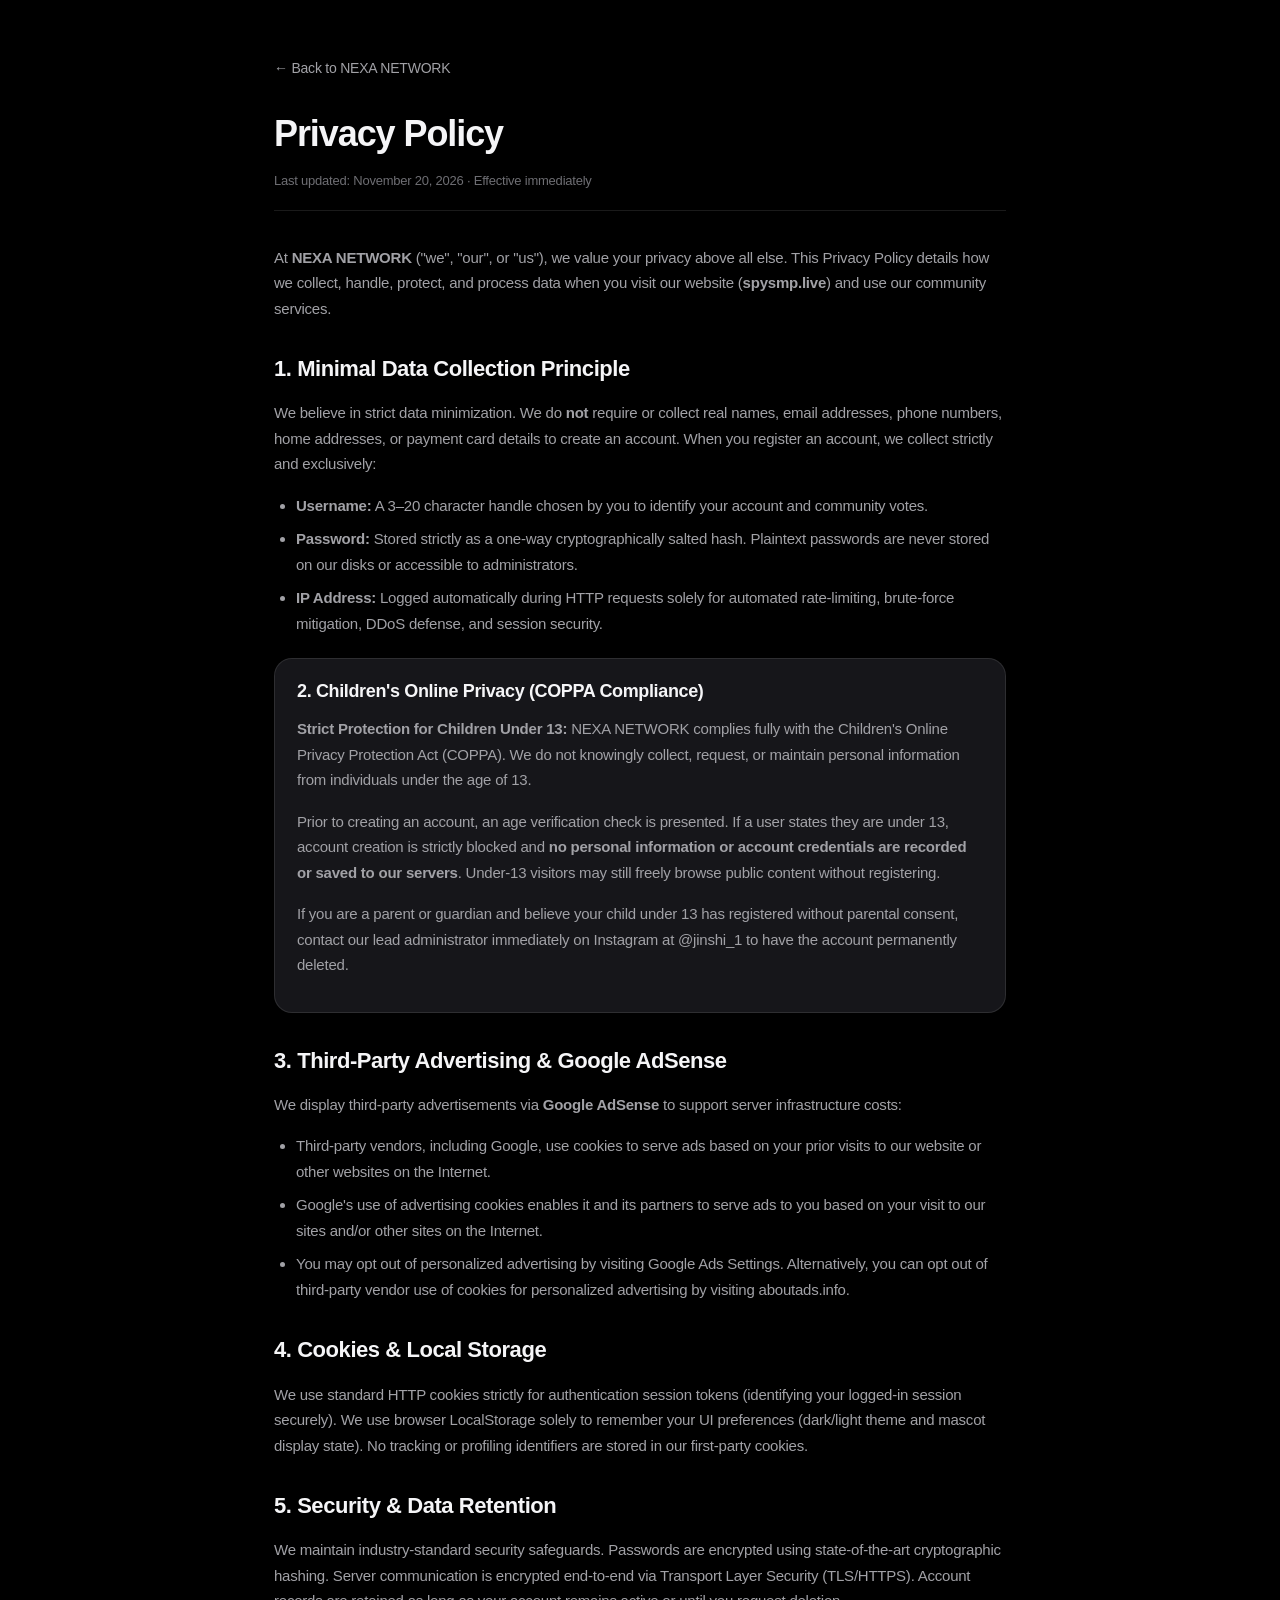
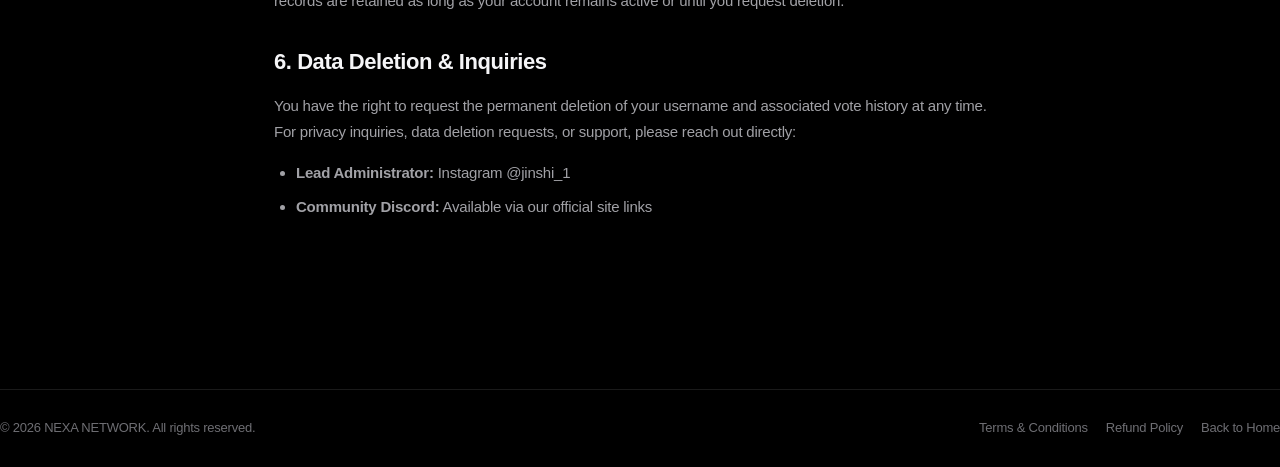
<file: privacy.html>
<!DOCTYPE html>
<html lang="en">
<head>
<meta charset="utf-8">
<meta name="viewport" content="width=device-width,initial-scale=1,viewport-fit=cover">
<meta name="description" content="Privacy Policy for NEXA NETWORK — Data protection, COPPA compliance, and advertising disclosures.">
<title>Privacy Policy — NEXA NETWORK</title>
<link rel="icon" href="assets/favicon.svg" type="image/svg+xml">
<meta name="google-adsense-account" content="ca-pub-6468772838261453">
<script async src="https://pagead2.googlesyndication.com/pagead/js/adsbygoogle.js?client=ca-pub-6468772838261453" crossorigin="anonymous"></script>
<link rel="stylesheet" href="assets/style.css?v=11">
</head>
<body>

<main class="pol-page">
  <a href="index.html" class="pol-back">← Back to NEXA NETWORK</a>
  <h1>Privacy Policy</h1>
  <div class="pol-meta">Last updated: November 20, 2026 · Effective immediately</div>

  <p>At <strong>NEXA NETWORK</strong> ("we", "our", or "us"), we value your privacy above all else. This Privacy Policy details how we collect, handle, protect, and process data when you visit our website (<strong>spysmp.live</strong>) and use our community services.</p>

  <h2>1. Minimal Data Collection Principle</h2>
  <p>We believe in strict data minimization. We do <strong>not</strong> require or collect real names, email addresses, phone numbers, home addresses, or payment card details to create an account. When you register an account, we collect strictly and exclusively:</p>
  <ul>
    <li><strong>Username:</strong> A 3–20 character handle chosen by you to identify your account and community votes.</li>
    <li><strong>Password:</strong> Stored strictly as a one-way cryptographically salted hash. Plaintext passwords are never stored on our disks or accessible to administrators.</li>
    <li><strong>IP Address:</strong> Logged automatically during HTTP requests solely for automated rate-limiting, brute-force mitigation, DDoS defense, and session security.</li>
  </ul>

  <div class="coppa-box">
    <h2 style="margin:0 0 10px;font-size:18px;color:var(--green)">2. Children's Online Privacy (COPPA Compliance)</h2>
    <p><strong>Strict Protection for Children Under 13:</strong> NEXA NETWORK complies fully with the Children's Online Privacy Protection Act (COPPA). We do not knowingly collect, request, or maintain personal information from individuals under the age of 13.</p>
    <p style="margin-top:10px!important">Prior to creating an account, an age verification check is presented. If a user states they are under 13, account creation is strictly blocked and <strong>no personal information or account credentials are recorded or saved to our servers</strong>. Under-13 visitors may still freely browse public content without registering.</p>
    <p style="margin-top:10px!important">If you are a parent or guardian and believe your child under 13 has registered without parental consent, contact our lead administrator immediately on Instagram at <a href="https://www.instagram.com/jinshi_1" target="_blank" rel="noopener">@jinshi_1</a> to have the account permanently deleted.</p>
  </div>

  <h2>3. Third-Party Advertising &amp; Google AdSense</h2>
  <p>We display third-party advertisements via <strong>Google AdSense</strong> to support server infrastructure costs:</p>
  <ul>
    <li>Third-party vendors, including Google, use cookies to serve ads based on your prior visits to our website or other websites on the Internet.</li>
    <li>Google's use of advertising cookies enables it and its partners to serve ads to you based on your visit to our sites and/or other sites on the Internet.</li>
    <li>You may opt out of personalized advertising by visiting <a href="https://www.google.com/settings/ads" target="_blank" rel="noopener">Google Ads Settings</a>. Alternatively, you can opt out of third-party vendor use of cookies for personalized advertising by visiting <a href="https://www.aboutads.info/choices/" target="_blank" rel="noopener">aboutads.info</a>.</li>
  </ul>

  <h2>4. Cookies &amp; Local Storage</h2>
  <p>We use standard HTTP cookies strictly for authentication session tokens (identifying your logged-in session securely). We use browser LocalStorage solely to remember your UI preferences (dark/light theme and mascot display state). No tracking or profiling identifiers are stored in our first-party cookies.</p>

  <h2>5. Security &amp; Data Retention</h2>
  <p>We maintain industry-standard security safeguards. Passwords are encrypted using state-of-the-art cryptographic hashing. Server communication is encrypted end-to-end via Transport Layer Security (TLS/HTTPS). Account records are retained as long as your account remains active or until you request deletion.</p>

  <h2>6. Data Deletion &amp; Inquiries</h2>
  <p>You have the right to request the permanent deletion of your username and associated vote history at any time. For privacy inquiries, data deletion requests, or support, please reach out directly:</p>
  <ul>
    <li><strong>Lead Administrator:</strong> Instagram <a href="https://www.instagram.com/jinshi_1" target="_blank" rel="noopener">@jinshi_1</a></li>
    <li><strong>Community Discord:</strong> Available via our official site links</li>
  </ul>
</main>

<footer class="site-footer">
  <div class="footer-inner">
    <div class="footer-left">© 2026 NEXA NETWORK. All rights reserved.</div>
    <div class="footer-right">
      <a href="terms.html" class="footer-link">Terms &amp; Conditions</a>
      <a href="refund.html" class="footer-link">Refund Policy</a>
      <a href="index.html" class="footer-link">Back to Home</a>
    </div>
  </div>
</footer>

</body>
</html>
</file>
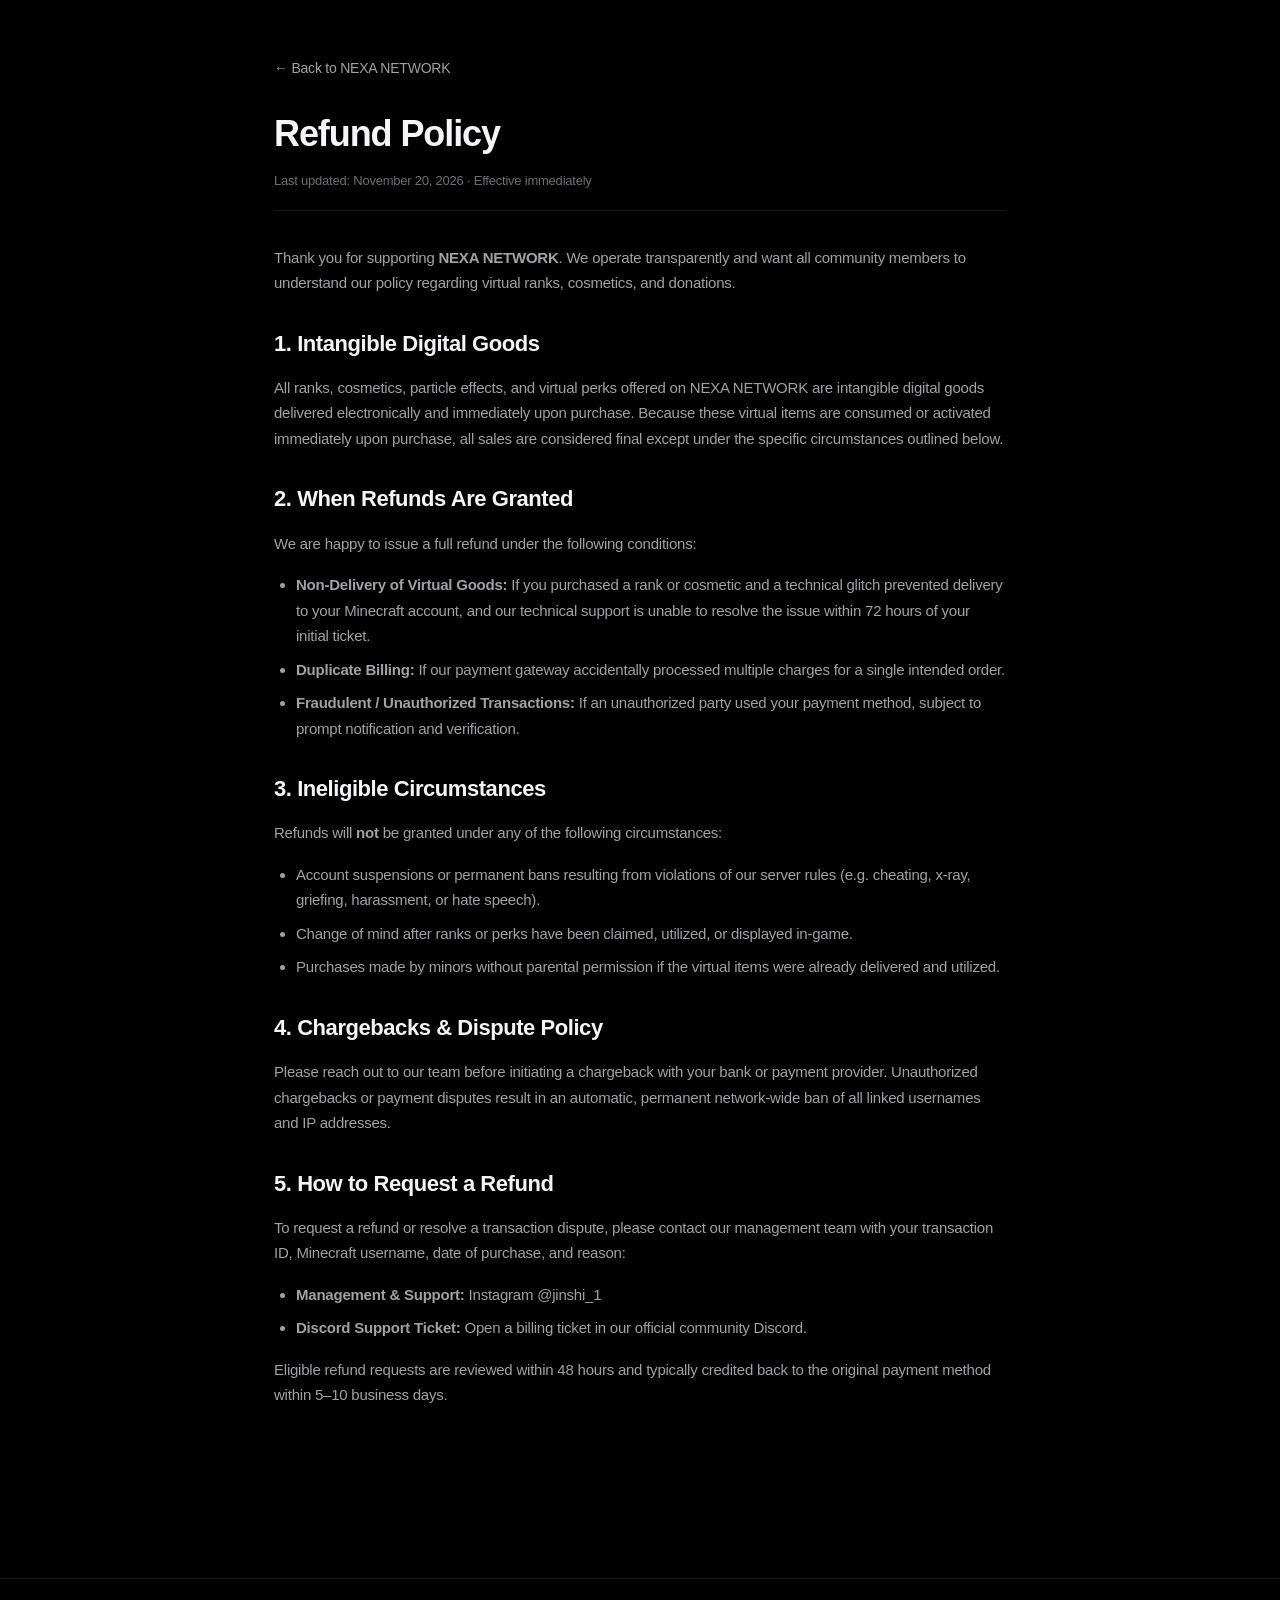
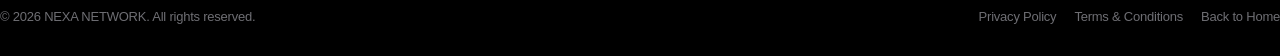
<file: refund.html>
<!DOCTYPE html>
<html lang="en">
<head>
<meta charset="utf-8">
<meta name="viewport" content="width=device-width,initial-scale=1,viewport-fit=cover">
<meta name="description" content="Refund Policy for NEXA NETWORK Minecraft community, virtual ranks, and perks.">
<title>Refund Policy — NEXA NETWORK</title>
<link rel="icon" href="assets/favicon.svg" type="image/svg+xml">
<meta name="google-adsense-account" content="ca-pub-6468772838261453">
<script async src="https://pagead2.googlesyndication.com/pagead/js/adsbygoogle.js?client=ca-pub-6468772838261453" crossorigin="anonymous"></script>
<link rel="stylesheet" href="assets/style.css?v=11">
</head>
<body>

<main class="pol-page">
  <a href="index.html" class="pol-back">← Back to NEXA NETWORK</a>
  <h1>Refund Policy</h1>
  <div class="pol-meta">Last updated: November 20, 2026 · Effective immediately</div>

  <p>Thank you for supporting <strong>NEXA NETWORK</strong>. We operate transparently and want all community members to understand our policy regarding virtual ranks, cosmetics, and donations.</p>

  <h2>1. Intangible Digital Goods</h2>
  <p>All ranks, cosmetics, particle effects, and virtual perks offered on NEXA NETWORK are intangible digital goods delivered electronically and immediately upon purchase. Because these virtual items are consumed or activated immediately upon purchase, all sales are considered final except under the specific circumstances outlined below.</p>

  <h2>2. When Refunds Are Granted</h2>
  <p>We are happy to issue a full refund under the following conditions:</p>
  <ul>
    <li><strong>Non-Delivery of Virtual Goods:</strong> If you purchased a rank or cosmetic and a technical glitch prevented delivery to your Minecraft account, and our technical support is unable to resolve the issue within 72 hours of your initial ticket.</li>
    <li><strong>Duplicate Billing:</strong> If our payment gateway accidentally processed multiple charges for a single intended order.</li>
    <li><strong>Fraudulent / Unauthorized Transactions:</strong> If an unauthorized party used your payment method, subject to prompt notification and verification.</li>
  </ul>

  <h2>3. Ineligible Circumstances</h2>
  <p>Refunds will <strong>not</strong> be granted under any of the following circumstances:</p>
  <ul>
    <li>Account suspensions or permanent bans resulting from violations of our server rules (e.g. cheating, x-ray, griefing, harassment, or hate speech).</li>
    <li>Change of mind after ranks or perks have been claimed, utilized, or displayed in-game.</li>
    <li>Purchases made by minors without parental permission if the virtual items were already delivered and utilized.</li>
  </ul>

  <h2>4. Chargebacks &amp; Dispute Policy</h2>
  <p>Please reach out to our team before initiating a chargeback with your bank or payment provider. Unauthorized chargebacks or payment disputes result in an automatic, permanent network-wide ban of all linked usernames and IP addresses.</p>

  <h2>5. How to Request a Refund</h2>
  <p>To request a refund or resolve a transaction dispute, please contact our management team with your transaction ID, Minecraft username, date of purchase, and reason:</p>
  <ul>
    <li><strong>Management &amp; Support:</strong> Instagram <a href="https://www.instagram.com/jinshi_1" target="_blank" rel="noopener">@jinshi_1</a></li>
    <li><strong>Discord Support Ticket:</strong> Open a billing ticket in our official community Discord.</li>
  </ul>
  <p>Eligible refund requests are reviewed within 48 hours and typically credited back to the original payment method within 5–10 business days.</p>
</main>

<footer class="site-footer">
  <div class="footer-inner">
    <div class="footer-left">© 2026 NEXA NETWORK. All rights reserved.</div>
    <div class="footer-right">
      <a href="privacy.html" class="footer-link">Privacy Policy</a>
      <a href="terms.html" class="footer-link">Terms &amp; Conditions</a>
      <a href="index.html" class="footer-link">Back to Home</a>
    </div>
  </div>
</footer>

</body>
</html>
</file>
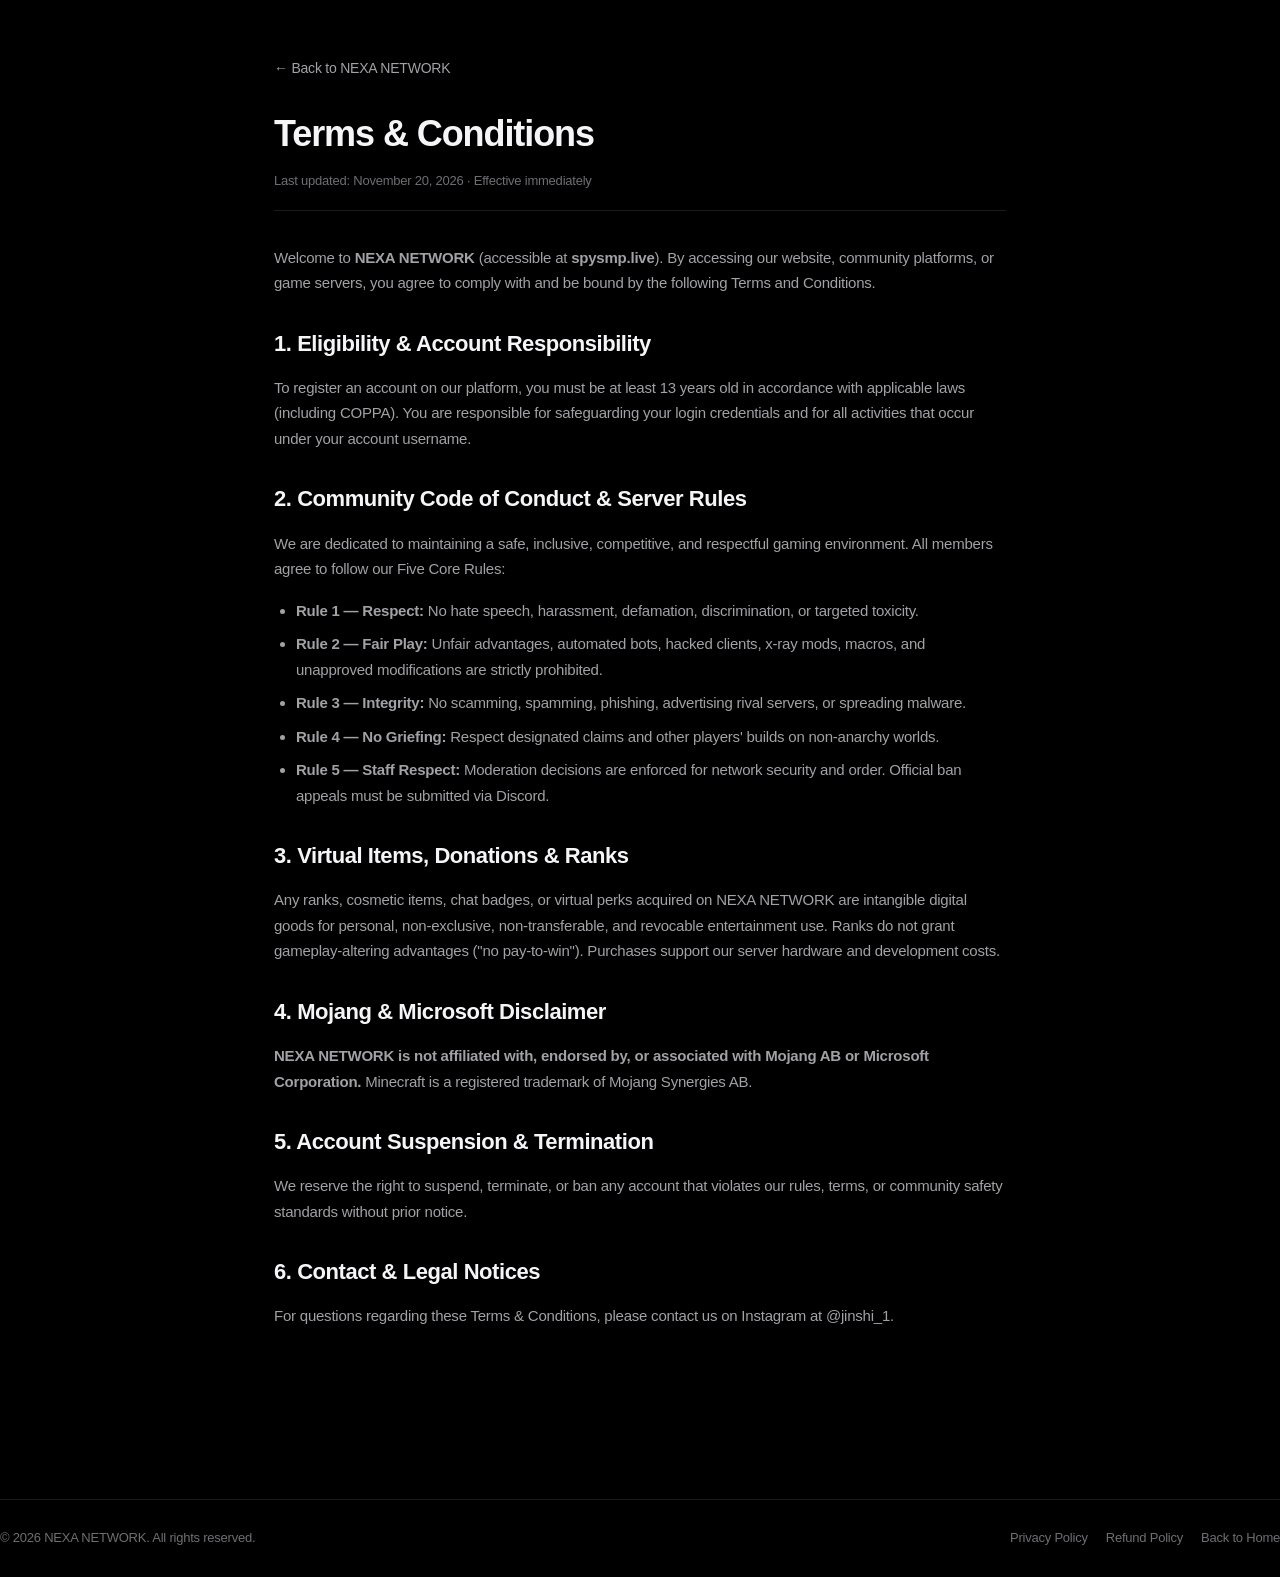
<file: terms.html>
<!DOCTYPE html>
<html lang="en">
<head>
<meta charset="utf-8">
<meta name="viewport" content="width=device-width,initial-scale=1,viewport-fit=cover">
<meta name="description" content="Terms and Conditions of Service for NEXA NETWORK Minecraft community and website.">
<title>Terms &amp; Conditions — NEXA NETWORK</title>
<link rel="icon" href="assets/favicon.svg" type="image/svg+xml">
<meta name="google-adsense-account" content="ca-pub-6468772838261453">
<script async src="https://pagead2.googlesyndication.com/pagead/js/adsbygoogle.js?client=ca-pub-6468772838261453" crossorigin="anonymous"></script>
<link rel="stylesheet" href="assets/style.css?v=11">
</head>
<body>

<main class="pol-page">
  <a href="index.html" class="pol-back">← Back to NEXA NETWORK</a>
  <h1>Terms &amp; Conditions</h1>
  <div class="pol-meta">Last updated: November 20, 2026 · Effective immediately</div>

  <p>Welcome to <strong>NEXA NETWORK</strong> (accessible at <strong>spysmp.live</strong>). By accessing our website, community platforms, or game servers, you agree to comply with and be bound by the following Terms and Conditions.</p>

  <h2>1. Eligibility &amp; Account Responsibility</h2>
  <p>To register an account on our platform, you must be at least 13 years old in accordance with applicable laws (including COPPA). You are responsible for safeguarding your login credentials and for all activities that occur under your account username.</p>

  <h2>2. Community Code of Conduct &amp; Server Rules</h2>
  <p>We are dedicated to maintaining a safe, inclusive, competitive, and respectful gaming environment. All members agree to follow our Five Core Rules:</p>
  <ul>
    <li><strong>Rule 1 — Respect:</strong> No hate speech, harassment, defamation, discrimination, or targeted toxicity.</li>
    <li><strong>Rule 2 — Fair Play:</strong> Unfair advantages, automated bots, hacked clients, x-ray mods, macros, and unapproved modifications are strictly prohibited.</li>
    <li><strong>Rule 3 — Integrity:</strong> No scamming, spamming, phishing, advertising rival servers, or spreading malware.</li>
    <li><strong>Rule 4 — No Griefing:</strong> Respect designated claims and other players' builds on non-anarchy worlds.</li>
    <li><strong>Rule 5 — Staff Respect:</strong> Moderation decisions are enforced for network security and order. Official ban appeals must be submitted via Discord.</li>
  </ul>

  <h2>3. Virtual Items, Donations &amp; Ranks</h2>
  <p>Any ranks, cosmetic items, chat badges, or virtual perks acquired on NEXA NETWORK are intangible digital goods for personal, non-exclusive, non-transferable, and revocable entertainment use. Ranks do not grant gameplay-altering advantages ("no pay-to-win"). Purchases support our server hardware and development costs.</p>

  <h2>4. Mojang &amp; Microsoft Disclaimer</h2>
  <p><strong>NEXA NETWORK is not affiliated with, endorsed by, or associated with Mojang AB or Microsoft Corporation.</strong> Minecraft is a registered trademark of Mojang Synergies AB.</p>

  <h2>5. Account Suspension &amp; Termination</h2>
  <p>We reserve the right to suspend, terminate, or ban any account that violates our rules, terms, or community safety standards without prior notice.</p>

  <h2>6. Contact &amp; Legal Notices</h2>
  <p>For questions regarding these Terms &amp; Conditions, please contact us on Instagram at <a href="https://www.instagram.com/jinshi_1" target="_blank" rel="noopener">@jinshi_1</a>.</p>
</main>

<footer class="site-footer">
  <div class="footer-inner">
    <div class="footer-left">© 2026 NEXA NETWORK. All rights reserved.</div>
    <div class="footer-right">
      <a href="privacy.html" class="footer-link">Privacy Policy</a>
      <a href="refund.html" class="footer-link">Refund Policy</a>
      <a href="index.html" class="footer-link">Back to Home</a>
    </div>
  </div>
</footer>

</body>
</html>
</file>
<file: assets/style.css>
/* ============================================================
   SPYSMP NETWORK — Apple Luxury Monochrome Design System
   Black & White · Stark Typography · Architectural Precision
   Crafted with Apple Precision · Zero Distractions
   ============================================================ */

/* ── 1. DESIGN TOKENS ── */
:root {
  /* Apple Space Black / Luxury Monochrome */
  --bg: #000000;
  --bg-subtle: #08080a;
  --surface: #0f0f12;
  --surface-raised: #16161a;
  --surface-hover: #1e1e24;
  --surface-glass: rgba(18, 18, 22, 0.76);
  --border: rgba(255, 255, 255, 0.1);
  --border-subtle: rgba(255, 255, 255, 0.05);
  --border-hover: rgba(255, 255, 255, 0.22);
  --border-focus: #ffffff;

  --text: #f5f5f7;
  --text-secondary: #a1a1a6;
  --text-tertiary: #6e6e73;
  --text-inverse: #000000;

  /* Apple Pure Monochrome Accents */
  --primary: #ffffff;
  --primary-hover: #e5e5ea;
  --primary-text: #000000;
  --primary-subtle: rgba(255, 255, 255, 0.08);
  --primary-border: rgba(255, 255, 255, 0.2);

  --accent-tint: #ffffff;
  --accent-muted: rgba(255, 255, 255, 0.12);

  /* Status Indicators (Restrained Apple System Dots) */
  --emerald: #30d158;
  --emerald-subtle: rgba(48, 209, 88, 0.12);
  --amber: #ffd60a;
  --red: #ff453a;
  --red-subtle: rgba(255, 69, 58, 0.12);

  /* Typography */
  --sans: -apple-system, BlinkMacSystemFont, "SF Pro Display", "SF Pro Text", "Inter", "Helvetica Neue", sans-serif;
  --mono: "SF Mono", "JetBrains Mono", ui-monospace, Menlo, Monaco, monospace;

  /* Dimensions */
  --sb-width: 270px;
  --tb-height: 56px;
  --content-max-width: 1240px;

  /* Apple Radii */
  --r-xs: 4px;
  --r-sm: 8px;
  --r-md: 12px;
  --r-lg: 18px;
  --r-xl: 24px;
  --r-pill: 9999px;

  /* Natural Apple Shadows */
  --shadow-sm: 0 1px 2px rgba(0, 0, 0, 0.4);
  --shadow-md: 0 8px 24px -4px rgba(0, 0, 0, 0.6);
  --shadow-lg: 0 20px 48px -8px rgba(0, 0, 0, 0.8);
  --shadow-apple: 0 16px 40px rgba(0, 0, 0, 0.7);

  --ease: cubic-bezier(0.16, 1, 0.3, 1);
  --transition-fast: 160ms var(--ease);
  --transition-normal: 260ms var(--ease);
}

[data-theme="light"] {
  --bg: #ffffff;
  --bg-subtle: #f5f5f7;
  --surface: #ffffff;
  --surface-raised: #f5f5f7;
  --surface-hover: #e8e8ed;
  --surface-glass: rgba(255, 255, 255, 0.85);
  --border: rgba(0, 0, 0, 0.08);
  --border-subtle: rgba(0, 0, 0, 0.04);
  --border-hover: rgba(0, 0, 0, 0.18);
  --border-focus: #000000;

  --text: #1d1d1f;
  --text-secondary: #6e6e73;
  --text-tertiary: #86868b;
  --text-inverse: #ffffff;

  --primary: #000000;
  --primary-hover: #1d1d1f;
  --primary-text: #ffffff;
  --primary-subtle: rgba(0, 0, 0, 0.05);
  --primary-border: rgba(0, 0, 0, 0.12);

  --shadow-sm: 0 1px 2px rgba(0, 0, 0, 0.04);
  --shadow-md: 0 8px 24px -4px rgba(0, 0, 0, 0.06);
  --shadow-lg: 0 20px 48px -8px rgba(0, 0, 0, 0.1);
  --shadow-apple: 0 16px 40px rgba(0, 0, 0, 0.08);
}

/* ── 2. BASE & RESET ── */
*, *::before, *::after {
  box-sizing: border-box;
  margin: 0;
  padding: 0;
}

html {
  scroll-behavior: smooth;
  color-scheme: dark;
}
[data-theme="light"] { color-scheme: light; }

body {
  background: var(--bg);
  color: var(--text);
  font: 400 15px/1.6 var(--sans);
  letter-spacing: -0.015em;
  -webkit-font-smoothing: antialiased;
  -moz-osx-font-smoothing: grayscale;
  overflow-x: hidden;
  min-height: 100vh;
}

a {
  color: inherit;
  text-decoration: none;
  transition: opacity var(--transition-fast), color var(--transition-fast);
}

img {
  max-width: 100%;
  height: auto;
  display: block;
}

button {
  font: inherit;
  cursor: pointer;
  border: none;
  background: none;
  color: inherit;
}

/* ── 3. APPLE SIDEBAR NAVIGATION ── */
.sidebar {
  position: fixed;
  top: 0;
  left: 0;
  bottom: 0;
  width: var(--sb-width);
  background: var(--surface);
  border-right: 1px solid var(--border);
  display: flex;
  flex-direction: column;
  z-index: 100;
  padding: 24px 18px 20px;
  overflow-y: auto;
  transition: transform var(--transition-normal);
}

.sb-top {
  display: flex;
  align-items: center;
  justify-content: space-between;
  margin-bottom: 20px;
}

.sb-logo {
  display: inline-flex;
  align-items: center;
  gap: 10px;
  font-weight: 700;
  font-size: 16px;
  letter-spacing: -0.025em;
  color: var(--text);
}

.sb-logo-badge {
  font-size: 11px;
  font-weight: 600;
  padding: 2px 7px;
  border-radius: var(--r-pill);
  background: var(--surface-raised);
  color: var(--text-secondary);
  border: 1px solid var(--border);
  font-family: var(--mono);
}

.sb-x {
  display: none;
  padding: 6px;
  border-radius: var(--r-sm);
  color: var(--text-secondary);
}
.sb-x:hover { background: var(--surface-hover); color: var(--text); }

/* Live Network Latency Ping Monitor */
.sb-status {
  display: flex;
  align-items: center;
  justify-content: space-between;
  padding: 9px 12px;
  background: var(--surface-raised);
  border: 1px solid var(--border);
  border-radius: var(--r-md);
  margin-bottom: 18px;
  font-size: 12px;
}

.sb-status-left {
  display: flex;
  align-items: center;
  gap: 8px;
}

.pulse-dot {
  width: 7px;
  height: 7px;
  border-radius: var(--r-pill);
  background: var(--emerald);
  flex-shrink: 0;
}

.sb-status-txt {
  color: var(--text-secondary);
  font-weight: 500;
}
.sb-status-txt b { color: var(--text); font-weight: 600; }

.ping-tag {
  font-family: var(--mono);
  font-size: 11px;
  font-weight: 600;
  color: var(--text-tertiary);
  background: var(--surface-hover);
  padding: 2px 6px;
  border-radius: var(--r-xs);
}

/* User Account Strip */
.sb-acct-wrap {
  margin-bottom: 18px;
}

.sb-acct-btn {
  width: 100%;
  display: flex;
  align-items: center;
  gap: 10px;
  padding: 9px 12px;
  background: var(--surface-raised);
  border: 1px solid var(--border);
  border-radius: var(--r-md);
  font-size: 13px;
  font-weight: 500;
  color: var(--text);
  transition: all var(--transition-fast);
}
.sb-acct-btn:hover {
  background: var(--surface-hover);
  border-color: var(--border-hover);
}
.sb-acct-btn.in {
  border-color: var(--border-hover);
  background: var(--surface-hover);
}

.acct-avatar-wrap {
  width: 26px;
  height: 26px;
  border-radius: var(--r-sm);
  display: flex;
  align-items: center;
  justify-content: center;
  overflow: hidden;
  background: var(--surface-hover);
  color: var(--text-secondary);
  flex-shrink: 0;
  border: 1px solid var(--border);
}
.acct-avatar-wrap img { width: 100%; height: 100%; object-fit: cover; }

.sb-nav {
  display: flex;
  flex-direction: column;
  gap: 3px;
  flex: 1;
}

.sb-link {
  display: flex;
  align-items: center;
  gap: 12px;
  padding: 9px 12px;
  border-radius: var(--r-md);
  font-size: 14px;
  font-weight: 500;
  color: var(--text-secondary);
  transition: all var(--transition-fast);
}
.sb-link svg {
  width: 17px;
  height: 17px;
  opacity: 0.7;
  flex-shrink: 0;
  transition: opacity var(--transition-fast);
}
.sb-link:hover {
  background: var(--surface-hover);
  color: var(--text);
}
.sb-link:hover svg { opacity: 1; }
.sb-link.active {
  background: var(--surface-raised);
  color: var(--text);
  font-weight: 600;
  border: 1px solid var(--border);
}
.sb-link.active svg {
  color: var(--text);
  opacity: 1;
}

.sb-badge {
  margin-left: auto;
  font-size: 11px;
  font-weight: 600;
  padding: 1px 6px;
  border-radius: var(--r-pill);
  background: var(--surface-hover);
  color: var(--text-secondary);
  border: 1px solid var(--border-subtle);
}

.sb-footer {
  margin-top: auto;
  padding-top: 16px;
  border-top: 1px solid var(--border);
  display: flex;
  flex-direction: column;
  gap: 12px;
}

.sb-controls {
  display: flex;
  gap: 8px;
}

.sb-ctrl-btn {
  flex: 1;
  display: flex;
  align-items: center;
  justify-content: center;
  gap: 6px;
  padding: 8px 10px;
  background: var(--surface-raised);
  border: 1px solid var(--border);
  border-radius: var(--r-sm);
  font-size: 12px;
  font-weight: 500;
  color: var(--text-secondary);
  transition: all var(--transition-fast);
}
.sb-ctrl-btn:hover {
  background: var(--surface-hover);
  color: var(--text);
}

.sb-social-links {
  display: flex;
  align-items: center;
  justify-content: space-between;
  padding: 4px 0;
}

.sb-social {
  display: inline-flex;
  align-items: center;
  gap: 6px;
  font-size: 12px;
  color: var(--text-secondary);
}
.sb-social:hover { color: var(--text); }
.sb-social svg { width: 14px; height: 14px; }

.sb-policies {
  display: flex;
  flex-wrap: wrap;
  gap: 10px;
  font-size: 12px;
  color: var(--text-tertiary);
}
.sb-pol:hover { color: var(--text-secondary); }

/* ── 4. MOBILE TOPBAR ── */
.topbar {
  display: none;
  position: fixed;
  top: 0;
  left: 0;
  right: 0;
  height: var(--tb-height);
  background: var(--surface-glass);
  backdrop-filter: saturate(180%) blur(20px);
  -webkit-backdrop-filter: saturate(180%) blur(20px);
  border-bottom: 1px solid var(--border);
  padding: 0 16px;
  align-items: center;
  justify-content: space-between;
  z-index: 90;
}

.tb-menu {
  padding: 8px;
  border-radius: var(--r-sm);
  color: var(--text);
}

.tb-logo {
  font-size: 15px;
  font-weight: 700;
  letter-spacing: -0.025em;
  color: var(--text);
}

.tb-right {
  display: flex;
  align-items: center;
  gap: 8px;
}

.tb-acct {
  display: flex;
  align-items: center;
  gap: 6px;
  padding: 6px 10px;
  border-radius: var(--r-pill);
  background: var(--surface-raised);
  border: 1px solid var(--border);
  font-size: 12px;
  font-weight: 500;
  color: var(--text);
}

.tb-avatar-wrap {
  width: 18px;
  height: 18px;
  border-radius: 4px;
  overflow: hidden;
  display: flex;
  align-items: center;
  justify-content: center;
}
.tb-avatar-wrap img { width: 100%; height: 100%; object-fit: cover; }

.tb-tg {
  padding: 7px;
  border-radius: var(--r-pill);
  color: var(--text-secondary);
  display: flex;
  align-items: center;
}
.tb-tg:hover { color: var(--text); }

.sb-overlay {
  display: none;
  position: fixed;
  inset: 0;
  background: rgba(0, 0, 0, 0.6);
  backdrop-filter: blur(8px);
  z-index: 95;
  opacity: 0;
  pointer-events: none;
  transition: opacity var(--transition-normal);
}
.sb-overlay.on {
  opacity: 1;
  pointer-events: auto;
}

/* ── 5. MAIN CONTENT ── */
.main {
  margin-left: var(--sb-width);
  padding: 0 52px 90px;
  max-width: var(--content-max-width);
  min-height: 100vh;
}

.page {
  padding-top: 48px;
}

/* ── 6. APPLE BUTTONS ── */
.btn {
  display: inline-flex;
  align-items: center;
  justify-content: center;
  gap: 8px;
  padding: 10px 20px;
  border-radius: var(--r-pill);
  font-size: 14px;
  font-weight: 600;
  letter-spacing: -0.015em;
  line-height: 1.4;
  white-space: nowrap;
  transition: all var(--transition-fast);
  cursor: pointer;
}

.btn-primary {
  background: var(--primary);
  color: var(--primary-text);
  border: 1px solid transparent;
  box-shadow: var(--shadow-sm);
}
.btn-primary:hover {
  background: var(--primary-hover);
  transform: translateY(-1px);
}
.btn-primary:active {
  transform: translateY(0);
}

.btn-ghost {
  background: var(--surface-raised);
  color: var(--text);
  border: 1px solid var(--border);
}
.btn-ghost:hover {
  background: var(--surface-hover);
  border-color: var(--border-hover);
}
.btn-ghost:active {
  transform: translateY(0);
}

.btn-sm {
  padding: 6px 14px;
  font-size: 13px;
  border-radius: var(--r-pill);
}

.btn-wide {
  width: 100%;
}

.link-btn {
  font-size: 13px;
  font-weight: 500;
  color: var(--text);
  background: none;
  border: none;
  cursor: pointer;
  padding: 0;
}
.link-btn:hover { text-decoration: underline; }
.link-btn:disabled { color: var(--text-tertiary); cursor: not-allowed; text-decoration: none; }
.text-muted { color: var(--text-secondary) !important; }

/* ── 7. APPLE HERO SECTION ── */
.hero {
  display: grid;
  grid-template-columns: 1.15fr 0.85fr;
  gap: 44px;
  align-items: center;
  padding: 44px 0 64px;
}

.hero-content {
  display: flex;
  flex-direction: column;
  gap: 22px;
}

.hero-eyebrow {
  display: inline-flex;
  align-items: center;
  gap: 8px;
  align-self: flex-start;
  padding: 4px 12px;
  border-radius: var(--r-pill);
  background: var(--surface-raised);
  border: 1px solid var(--border);
  font-size: 12px;
  font-weight: 600;
  letter-spacing: 0.02em;
  color: var(--text-secondary);
}
.hero-eyebrow .dot {
  width: 6px;
  height: 6px;
  border-radius: var(--r-pill);
  background: var(--emerald);
}

.hero-title {
  font-size: 52px;
  font-weight: 800;
  line-height: 1.12;
  letter-spacing: -0.04em;
  color: var(--text);
}
.hero-title span {
  color: var(--text-secondary);
}

.hero-desc {
  font-size: 16px;
  line-height: 1.65;
  color: var(--text-secondary);
  max-width: 560px;
}

.hero-cta {
  display: flex;
  flex-wrap: wrap;
  gap: 12px;
  padding-top: 6px;
}

/* Apple Monochrome Connection Badge */
.hero-ip-badge {
  display: inline-flex;
  align-items: center;
  gap: 12px;
  align-self: flex-start;
  padding: 11px 18px;
  background: var(--surface);
  border: 1px solid var(--border);
  border-radius: var(--r-pill);
  font-family: var(--mono);
  font-size: 14px;
  font-weight: 600;
  color: var(--text);
  box-shadow: var(--shadow-sm);
  cursor: pointer;
  transition: all var(--transition-fast);
}
.hero-ip-badge:hover {
  background: var(--surface-hover);
  border-color: var(--border-hover);
}
.hero-ip-badge .ip-text {
  color: var(--text);
  letter-spacing: -0.01em;
}
.hero-ip-badge .copy-indicator {
  display: inline-flex;
  align-items: center;
  gap: 4px;
  font-family: var(--sans);
  font-size: 12px;
  font-weight: 600;
  color: var(--text-inverse);
  background: var(--primary);
  padding: 3px 10px;
  border-radius: var(--r-pill);
}

/* Apple Pro Framed Showcase */
.hero-vis {
  position: relative;
  border-radius: var(--r-xl);
  overflow: hidden;
  border: 1px solid var(--border);
  background: var(--surface);
  box-shadow: var(--shadow-apple);
}

.hero-frame-header {
  height: 36px;
  background: var(--surface-raised);
  border-bottom: 1px solid var(--border);
  display: flex;
  align-items: center;
  padding: 0 14px;
  gap: 7px;
}
.hero-frame-dot {
  width: 9px;
  height: 9px;
  border-radius: var(--r-pill);
  background: rgba(255, 255, 255, 0.15);
}
.hero-frame-title {
  margin-left: 8px;
  font-family: var(--mono);
  font-size: 11px;
  color: var(--text-tertiary);
}

.hero-vis-img {
  width: 100%;
  aspect-ratio: 16 / 10;
  object-fit: cover;
  display: block;
}

.hero-vis-overlay {
  position: absolute;
  bottom: 0;
  left: 0;
  right: 0;
  padding: 18px 22px;
  background: linear-gradient(180deg, rgba(0, 0, 0, 0) 0%, rgba(0, 0, 0, 0.9) 100%);
  display: flex;
  justify-content: space-between;
  align-items: flex-end;
}
.hero-vis-label {
  font-size: 13px;
  font-weight: 600;
  color: #ffffff;
}
.hero-vis-sub {
  font-size: 12px;
  color: #a1a1a6;
}
.hero-vis-pill {
  font-size: 11px;
  font-weight: 600;
  padding: 4px 10px;
  border-radius: var(--r-pill);
  background: rgba(255, 255, 255, 0.1);
  color: #ffffff;
  border: 1px solid rgba(255, 255, 255, 0.2);
  backdrop-filter: blur(8px);
}

/* ── 8. APPLE TELEMETRY STATS BAR ── */
.stats-bar {
  display: grid;
  grid-template-columns: repeat(4, 1fr);
  gap: 16px;
  margin: 20px 0 64px;
  padding: 18px 24px;
  background: var(--surface);
  border: 1px solid var(--border);
  border-radius: var(--r-lg);
  box-shadow: var(--shadow-sm);
}

.stat {
  display: flex;
  flex-direction: column;
  gap: 4px;
}
.stat span {
  font-size: 11px;
  font-weight: 600;
  color: var(--text-tertiary);
  text-transform: uppercase;
  letter-spacing: 0.05em;
}
.stat b {
  font-size: 15px;
  font-weight: 600;
  color: var(--text);
  letter-spacing: -0.015em;
}

/* ── 9. SECTION HEADERS ── */
.sec-hdr {
  margin-bottom: 34px;
}

.eyebrow {
  font-size: 12px;
  font-weight: 600;
  color: var(--text-secondary);
  text-transform: uppercase;
  letter-spacing: 0.06em;
  margin-bottom: 6px;
}

.sec-hdr h2 {
  font-size: 34px;
  font-weight: 700;
  line-height: 1.22;
  letter-spacing: -0.03em;
  color: var(--text);
  margin-bottom: 8px;
}

.sec-hdr p {
  font-size: 15px;
  color: var(--text-secondary);
  max-width: 660px;
}

/* ── 10. GAME MODES WITH SEARCH ── */
.modes-controls-row {
  display: flex;
  flex-wrap: wrap;
  align-items: center;
  justify-content: space-between;
  gap: 16px;
  margin-bottom: 28px;
}

.filter-bar {
  display: flex;
  flex-wrap: wrap;
  gap: 6px;
  padding: 4px;
  background: var(--surface);
  border: 1px solid var(--border);
  border-radius: var(--r-pill);
}

.filter-btn {
  padding: 7px 16px;
  border-radius: var(--r-pill);
  font-size: 13px;
  font-weight: 500;
  color: var(--text-secondary);
  transition: all var(--transition-fast);
}
.filter-btn:hover {
  color: var(--text);
  background: var(--surface-hover);
}
.filter-btn.active {
  background: var(--primary);
  color: var(--primary-text);
  font-weight: 600;
}

.mode-search-wrap {
  position: relative;
  min-width: 240px;
}
.mode-search-input {
  width: 100%;
  padding: 8px 14px 8px 36px;
  background: var(--surface);
  border: 1px solid var(--border);
  border-radius: var(--r-pill);
  font-size: 13px;
  color: var(--text);
  outline: none;
  transition: border-color var(--transition-fast);
}
.mode-search-input:focus {
  border-color: var(--border-focus);
}
.mode-search-icon {
  position: absolute;
  left: 12px;
  top: 50%;
  transform: translateY(-50%);
  width: 14px;
  height: 14px;
  color: var(--text-tertiary);
  pointer-events: none;
}

.modes-grid {
  display: grid;
  grid-template-columns: repeat(3, 1fr);
  gap: 24px;
  margin-bottom: 64px;
}

.mc-card {
  background: var(--surface);
  border: 1px solid var(--border);
  border-radius: var(--r-lg);
  overflow: hidden;
  display: flex;
  flex-direction: column;
  transition: transform var(--transition-fast), border-color var(--transition-fast), box-shadow var(--transition-fast);
  box-shadow: var(--shadow-sm);
}
.mc-card:hover {
  transform: translateY(-3px);
  border-color: var(--border-hover);
  box-shadow: var(--shadow-md);
}
.mc-card.featured {
  grid-column: span 2;
}

.mc-img-wrap {
  width: 100%;
  aspect-ratio: 16 / 10;
  overflow: hidden;
  background: var(--surface-raised);
}
.mc-card.featured .mc-img-wrap {
  aspect-ratio: 21 / 10;
}
.mc-img-wrap img {
  width: 100%;
  height: 100%;
  object-fit: cover;
  transition: transform 350ms var(--ease);
}
.mc-card:hover .mc-img-wrap img {
  transform: scale(1.025);
}

.mc-body {
  padding: 22px;
  display: flex;
  flex-direction: column;
  flex: 1;
}

.mc-tag-row {
  display: flex;
  align-items: center;
  justify-content: space-between;
  margin-bottom: 10px;
}

.mc-tag {
  font-size: 11px;
  font-weight: 600;
  padding: 2px 8px;
  border-radius: var(--r-pill);
  background: var(--surface-raised);
  border: 1px solid var(--border);
  color: var(--text-secondary);
  font-family: var(--mono);
}

.mc-body h3 {
  font-size: 18px;
  font-weight: 700;
  letter-spacing: -0.02em;
  margin-bottom: 8px;
  color: var(--text);
}

.mc-body p {
  font-size: 13px;
  line-height: 1.55;
  color: var(--text-secondary);
  margin-bottom: 18px;
  flex: 1;
}

.mc-pills {
  display: flex;
  flex-wrap: wrap;
  gap: 6px;
  margin-top: auto;
}

.pill {
  font-size: 11px;
  font-weight: 500;
  padding: 3px 8px;
  border-radius: var(--r-pill);
  background: var(--surface-raised);
  border: 1px solid var(--border-subtle);
  color: var(--text-secondary);
}

/* ── 11. COMMUNITY POLL (VOTE) ── */
.vote-wrap {
  max-width: 680px;
  margin-bottom: 64px;
}

.vote-card {
  background: var(--surface);
  border: 1px solid var(--border);
  border-radius: var(--r-xl);
  padding: 36px 32px;
  box-shadow: var(--shadow-apple);
}

.vote-q {
  font-size: 22px;
  font-weight: 700;
  line-height: 1.35;
  letter-spacing: -0.025em;
  color: var(--text);
  margin-bottom: 24px;
}

.vote-acts {
  display: grid;
  grid-template-columns: 1fr 1fr;
  gap: 16px;
  margin-bottom: 22px;
}

.vote-btn {
  display: flex;
  flex-direction: column;
  align-items: center;
  justify-content: center;
  padding: 18px;
  background: var(--surface-raised);
  border: 1px solid var(--border);
  border-radius: var(--r-lg);
  text-align: center;
  transition: all var(--transition-fast);
}
.vote-btn:hover {
  background: var(--surface-hover);
  border-color: var(--border-hover);
}
.vote-btn.picked {
  background: var(--primary);
  border-color: var(--primary);
  color: var(--primary-text);
}
.vote-btn b {
  font-size: 16px;
  font-weight: 700;
  color: inherit;
}
.vote-btn small {
  font-size: 12px;
  opacity: 0.75;
  margin-top: 3px;
}
.vote-btn .vb-ico {
  font-size: 18px;
  margin-bottom: 4px;
}

.vote-note {
  font-size: 13px;
  color: var(--text-secondary);
  margin-bottom: 24px;
  text-align: center;
}

.vote-res {
  display: flex;
  flex-direction: column;
  gap: 16px;
  padding-top: 24px;
  border-top: 1px solid var(--border);
}

.vr-row {
  display: flex;
  flex-direction: column;
  gap: 6px;
}
.vr-top {
  display: flex;
  justify-content: space-between;
  font-size: 13px;
  font-weight: 600;
  color: var(--text);
}
.vbar {
  height: 8px;
  background: var(--surface-raised);
  border-radius: var(--r-pill);
  overflow: hidden;
  border: 1px solid var(--border-subtle);
}
.vbar i {
  display: block;
  height: 100%;
  width: 0%;
  background: var(--primary);
  border-radius: var(--r-pill);
  transition: width 500ms var(--ease);
}
.vbar.no i {
  background: var(--text-tertiary);
}
.vr-row small {
  font-size: 11px;
  color: var(--text-tertiary);
}

.vote-total {
  font-size: 12px;
  font-weight: 500;
  color: var(--text-tertiary);
  text-align: center;
  margin-top: 4px;
}

.vote-fine {
  font-size: 12px;
  color: var(--text-tertiary);
  margin-top: 14px;
}

/* ── 12. STORE & SUPPORT (RANKS) ── */
.ranks-wrap {
  margin-bottom: 64px;
}

.ranks-grid {
  display: grid;
  grid-template-columns: repeat(3, 1fr);
  gap: 24px;
  margin-bottom: 44px;
}

.rank-card {
  background: var(--surface);
  border: 1px solid var(--border);
  border-radius: var(--r-xl);
  padding: 30px 26px;
  display: flex;
  flex-direction: column;
  box-shadow: var(--shadow-sm);
  transition: transform var(--transition-fast), border-color var(--transition-fast);
}
.rank-card:hover {
  transform: translateY(-3px);
  border-color: var(--border-hover);
}
.rank-card.feat {
  border-color: rgba(255, 255, 255, 0.35);
  background: var(--surface-raised);
  box-shadow: var(--shadow-md);
}

.rank-tier {
  font-size: 11px;
  font-weight: 700;
  text-transform: uppercase;
  letter-spacing: 0.08em;
  color: var(--text-secondary);
  margin-bottom: 8px;
}

.rank-card h3 {
  font-size: 24px;
  font-weight: 700;
  letter-spacing: -0.025em;
  color: var(--text);
  margin-bottom: 6px;
}

.rank-card p {
  font-size: 13px;
  color: var(--text-secondary);
  line-height: 1.5;
  margin-bottom: 22px;
}

.rank-perks {
  list-style: none;
  display: flex;
  flex-direction: column;
  gap: 10px;
  margin-bottom: 26px;
  flex: 1;
}
.rank-perks li {
  font-size: 13px;
  color: var(--text);
  display: flex;
  align-items: flex-start;
  gap: 8px;
  line-height: 1.45;
}
.rank-perks li::before {
  content: "✓";
  color: var(--primary);
  font-weight: 700;
}

.rank-price {
  display: flex;
  align-items: center;
  justify-content: space-between;
  padding-top: 18px;
  border-top: 1px solid var(--border);
  font-size: 13px;
  color: var(--text-secondary);
}
.rank-price b {
  font-size: 15px;
  font-weight: 700;
  color: var(--text);
}

/* ── 13. RULES ── */
.rules-wrap {
  max-width: 820px;
  margin-bottom: 64px;
}

.rules-list {
  list-style: none;
  display: flex;
  flex-direction: column;
  gap: 14px;
}

.rule-item {
  display: flex;
  gap: 20px;
  padding: 22px 26px;
  background: var(--surface);
  border: 1px solid var(--border);
  border-radius: var(--r-lg);
  box-shadow: var(--shadow-sm);
}

.rule-num {
  font-family: var(--mono);
  font-size: 13px;
  font-weight: 700;
  color: var(--text-secondary);
  padding-top: 2px;
}

.rule-item h3 {
  font-size: 16px;
  font-weight: 600;
  color: var(--text);
  margin-bottom: 4px;
}

.rule-item p {
  font-size: 14px;
  color: var(--text-secondary);
  line-height: 1.6;
}

/* ── 14. JOIN & FAQ ── */
.join-wrap {
  margin-bottom: 64px;
}

.join-grid {
  display: grid;
  grid-template-columns: 1fr 1fr;
  gap: 24px;
  margin-bottom: 48px;
}

.join-card {
  background: var(--surface);
  border: 1px solid var(--border);
  border-radius: var(--r-xl);
  padding: 30px;
  display: flex;
  flex-direction: column;
  box-shadow: var(--shadow-sm);
}

.join-label {
  font-size: 11px;
  font-weight: 700;
  text-transform: uppercase;
  letter-spacing: 0.06em;
  color: var(--text-secondary);
  margin-bottom: 8px;
}

.join-card h3 {
  font-size: 22px;
  font-weight: 700;
  letter-spacing: -0.02em;
  color: var(--text);
  margin-bottom: 8px;
}

.join-card p {
  font-size: 14px;
  color: var(--text-secondary);
  line-height: 1.6;
  margin-bottom: 22px;
}

.server-ip {
  display: flex;
  align-items: center;
  justify-content: space-between;
  padding: 13px 18px;
  background: var(--surface-raised);
  border: 1px solid var(--border);
  border-radius: var(--r-pill);
  font-family: var(--mono);
  font-size: 14px;
  font-weight: 600;
  color: var(--text);
  cursor: pointer;
  transition: all var(--transition-fast);
}
.server-ip:hover {
  background: var(--surface-hover);
  border-color: var(--border-hover);
}

.faq {
  max-width: 820px;
}

.faq-title {
  font-size: 26px;
  font-weight: 700;
  letter-spacing: -0.025em;
  color: var(--text);
  margin-bottom: 22px;
}

.faq details {
  background: var(--surface);
  border: 1px solid var(--border);
  border-radius: var(--r-lg);
  margin-bottom: 12px;
  overflow: hidden;
  box-shadow: var(--shadow-sm);
}

.faq summary {
  padding: 18px 22px;
  font-size: 15px;
  font-weight: 600;
  color: var(--text);
  cursor: pointer;
  display: flex;
  align-items: center;
  justify-content: space-between;
  list-style: none;
}
.faq summary::-webkit-details-marker { display: none; }
.faq summary::after {
  content: "+";
  font-size: 18px;
  color: var(--text-secondary);
  transition: transform var(--transition-fast);
}
.faq details[open] summary::after {
  content: "−";
}

.faq details p {
  padding: 0 22px 20px;
  font-size: 14px;
  color: var(--text-secondary);
  line-height: 1.65;
}

/* ── 15. AD SLOTS ── */
.ad-slot {
  margin: 36px 0;
  padding: 18px;
  background: var(--surface-raised);
  border: 1px solid var(--border-subtle);
  border-radius: var(--r-lg);
  text-align: center;
}
.ad-label {
  font-size: 11px;
  font-weight: 500;
  text-transform: uppercase;
  letter-spacing: 0.05em;
  color: var(--text-tertiary);
  margin-bottom: 10px;
}

/* ── 16. CORE FEATURES & STORY ── */
.features {
  display: grid;
  grid-template-columns: repeat(3, 1fr);
  gap: 20px;
  margin-bottom: 48px;
}

.feat-card {
  background: var(--surface);
  border: 1px solid var(--border);
  border-radius: var(--r-xl);
  padding: 26px;
  box-shadow: var(--shadow-sm);
  display: flex;
  flex-direction: column;
  gap: 10px;
}
.feat-icon { font-size: 24px; }
.feat-card h3 {
  font-size: 16px;
  font-weight: 700;
  color: var(--text);
}
.feat-card p {
  font-size: 13px;
  line-height: 1.6;
  color: var(--text-secondary);
}

.story {
  margin: 40px 0 64px;
  padding: 36px;
  background: var(--surface);
  border: 1px solid var(--border);
  border-radius: var(--r-xl);
  box-shadow: var(--shadow-sm);
}
.story-w { display: none; }
.story-w.on { display: block; }
.story-w h2 {
  font-size: 30px;
  font-weight: 800;
  letter-spacing: -0.03em;
  color: var(--text);
  margin-bottom: 8px;
}
.story-w p {
  font-size: 16px;
  color: var(--text-secondary);
}
.story-dots {
  display: flex;
  gap: 8px;
  margin-top: 22px;
}
.story-dot {
  width: 8px;
  height: 8px;
  border-radius: var(--r-pill);
  background: var(--surface-hover);
  border: 1px solid var(--border);
  transition: all var(--transition-fast);
}
.story-dot.on {
  background: var(--text);
  width: 24px;
}

/* ── 17. FOOTER ── */
.site-footer {
  margin-top: 64px;
  padding: 28px 0;
  border-top: 1px solid var(--border);
}

.footer-inner {
  display: flex;
  align-items: center;
  justify-content: space-between;
  flex-wrap: wrap;
  gap: 16px;
  font-size: 13px;
  color: var(--text-tertiary);
}

.footer-right {
  display: flex;
  align-items: center;
  gap: 18px;
}
.footer-link:hover { color: var(--text-secondary); }

.foot-ig, .foot-gh {
  display: inline-flex;
  align-items: center;
  gap: 6px;
  color: var(--text-secondary);
}
.foot-ig:hover, .foot-gh:hover { color: var(--text); }

/* ── 18. AUTH DIALOG & PROFILE PHOTO MANAGER ── */
dialog {
  border: none;
  background: transparent;
  padding: 0;
  margin: auto;
}
dialog::backdrop {
  background: rgba(0, 0, 0, 0.72);
  backdrop-filter: blur(16px);
  -webkit-backdrop-filter: blur(16px);
}

.auth-dlg, .age-dlg {
  max-width: 480px;
  width: 92vw;
}

.auth-box, .age-box {
  background: var(--surface);
  border: 1px solid var(--border);
  border-radius: var(--r-xl);
  padding: 34px 30px;
  box-shadow: var(--shadow-apple);
  position: relative;
}

.auth-close {
  position: absolute;
  top: 18px;
  right: 18px;
  font-size: 18px;
  line-height: 1;
  color: var(--text-tertiary);
  padding: 6px;
  border-radius: var(--r-pill);
}
.auth-close:hover { color: var(--text); }

.auth-tabs {
  display: flex;
  background: var(--surface-raised);
  border: 1px solid var(--border);
  border-radius: var(--r-pill);
  padding: 3px;
  margin-bottom: 24px;
}
.auth-tabs button {
  flex: 1;
  padding: 8px;
  font-size: 13px;
  font-weight: 600;
  border-radius: var(--r-pill);
  color: var(--text-secondary);
  transition: all var(--transition-fast);
}
.auth-tabs button.on {
  background: var(--primary);
  color: var(--primary-text);
  box-shadow: var(--shadow-sm);
}

.auth-box h3, .age-box h3 {
  font-size: 22px;
  font-weight: 700;
  letter-spacing: -0.02em;
  color: var(--text);
  margin-bottom: 6px;
}

.auth-sub {
  font-size: 13px;
  color: var(--text-secondary);
  line-height: 1.5;
  margin-bottom: 20px;
}

.field {
  display: flex;
  flex-direction: column;
  gap: 6px;
  margin-bottom: 16px;
}
.field span {
  font-size: 13px;
  font-weight: 600;
  color: var(--text);
}

.field input, .field textarea, .age-sel {
  width: 100%;
  padding: 11px 16px;
  background: var(--surface-raised);
  border: 1px solid var(--border);
  border-radius: var(--r-md);
  font-size: 16px; /* Prevents auto-zoom on iOS */
  color: var(--text);
  outline: none;
  font-family: inherit;
  transition: border-color var(--transition-fast);
}
.field input:focus, .field textarea:focus, .age-sel:focus {
  border-color: var(--border-focus);
}

.pwd-input-wrap {
  position: relative;
  display: flex;
  align-items: center;
}
.pwd-input-wrap input { padding-right: 44px; }
.pwd-toggle {
  position: absolute;
  right: 12px;
  color: var(--text-tertiary);
  padding: 4px;
}
.pwd-toggle:hover { color: var(--text); }

.pass-strength-bar {
  height: 4px;
  background: var(--surface-raised);
  border-radius: var(--r-pill);
  overflow: hidden;
  margin: 6px 0;
}
.pass-strength-fill {
  height: 100%;
  width: 0%;
  background: var(--red);
  transition: width 200ms var(--ease), background 200ms var(--ease);
}
.pass-strength-txt {
  font-size: 11px;
  color: var(--text-tertiary);
  margin-bottom: 16px;
}

.auth-err {
  font-size: 13px;
  color: var(--red);
  margin-bottom: 16px;
  min-height: 18px;
}

.auth-hint {
  font-size: 12px;
  color: var(--text-tertiary);
  text-align: center;
  margin-top: 14px;
}

/* User Profile & Avatar Customizer */
.acct-header {
  display: flex;
  align-items: center;
  gap: 16px;
  margin-bottom: 22px;
  padding-bottom: 18px;
  border-bottom: 1px solid var(--border);
}
.acct-avatar-lg {
  width: 56px;
  height: 56px;
  border-radius: var(--r-md);
  background-size: cover;
  background-position: center;
  border: 1px solid var(--border);
  flex-shrink: 0;
}
.acct-rank-badge {
  font-size: 11px;
  font-weight: 600;
  padding: 3px 9px;
  border-radius: var(--r-pill);
  background: var(--surface-hover);
  color: var(--text);
  border: 1px solid var(--border);
}

.profile-editor {
  display: flex;
  flex-direction: column;
  gap: 14px;
  margin-bottom: 22px;
  padding: 16px;
  background: var(--surface-raised);
  border: 1px solid var(--border);
  border-radius: var(--r-lg);
}

.profile-editor-title {
  font-size: 13px;
  font-weight: 700;
  color: var(--text);
  text-transform: uppercase;
  letter-spacing: 0.05em;
}

.avatar-selector-row {
  display: flex;
  gap: 8px;
}

.av-option-btn {
  flex: 1;
  padding: 6px 10px;
  font-size: 12px;
  font-weight: 500;
  border-radius: var(--r-pill);
  background: var(--surface);
  border: 1px solid var(--border);
  color: var(--text-secondary);
  transition: all var(--transition-fast);
}
.av-option-btn:hover { color: var(--text); background: var(--surface-hover); }
.av-option-btn.active {
  background: var(--primary);
  color: var(--primary-text);
  font-weight: 600;
}

.profile-status-msg {
  font-size: 12px;
  font-weight: 500;
  min-height: 16px;
}
.profile-status-msg.ok { color: var(--emerald); }
.profile-status-msg.err { color: var(--red); }

.otp-header {
  text-align: center;
  margin-bottom: 20px;
}
.otp-badge {
  display: inline-block;
  font-size: 11px;
  font-weight: 600;
  padding: 3px 10px;
  border-radius: var(--r-pill);
  background: var(--surface-raised);
  border: 1px solid var(--border);
  color: var(--text-secondary);
  margin-bottom: 10px;
}
.otp-input {
  letter-spacing: 0.4em;
  text-align: center;
  font-family: var(--mono);
  font-size: 24px !important;
  font-weight: 700;
}
.otp-actions {
  display: flex;
  justify-content: space-between;
  align-items: center;
  margin-top: 18px;
}

.age-icon { font-size: 32px; display: block; margin-bottom: 10px; }
.age-block {
  padding: 14px;
  background: var(--red-subtle);
  border: 1px solid rgba(255, 69, 58, 0.3);
  border-radius: var(--r-md);
  font-size: 13px;
  color: var(--red);
  line-height: 1.5;
  margin: 16px 0;
}
.age-btns {
  display: flex;
  justify-content: flex-end;
  gap: 10px;
  margin-top: 22px;
}

/* ── 19. COOKIE CONSENT BANNER ── */
.cookie-banner {
  position: fixed;
  bottom: 24px;
  left: calc(var(--sb-width) + 24px);
  right: 24px;
  max-width: 600px;
  background: var(--surface-glass);
  backdrop-filter: saturate(180%) blur(20px);
  -webkit-backdrop-filter: saturate(180%) blur(20px);
  border: 1px solid var(--border);
  border-radius: var(--r-xl);
  padding: 18px 22px;
  box-shadow: var(--shadow-apple);
  z-index: 85;
  opacity: 0;
  transform: translateY(16px);
  pointer-events: none;
  transition: all var(--transition-normal);
}
.cookie-banner.show {
  opacity: 1;
  transform: translateY(0);
  pointer-events: auto;
}
.cb-inner {
  display: flex;
  align-items: center;
  gap: 16px;
}
.cb-icon { font-size: 24px; flex-shrink: 0; }
.cb-text {
  font-size: 13px;
  color: var(--text-secondary);
  line-height: 1.5;
  flex: 1;
}
.cb-text strong { color: var(--text); }
.cb-text a { color: var(--text); text-decoration: underline; }

/* ── 20. TOAST NOTIFICATIONS ── */
.toast {
  position: fixed;
  top: 24px;
  right: 24px;
  padding: 11px 20px;
  background: var(--surface-glass);
  backdrop-filter: saturate(180%) blur(20px);
  -webkit-backdrop-filter: saturate(180%) blur(20px);
  border: 1px solid var(--border);
  border-radius: var(--r-pill);
  font-size: 13px;
  font-weight: 600;
  color: var(--text);
  box-shadow: var(--shadow-lg);
  z-index: 200;
  opacity: 0;
  transform: translateY(-8px);
  pointer-events: none;
  transition: all var(--transition-fast);
}
.toast.on {
  opacity: 1;
  transform: translateY(0);
}

/* ── 21. MOBILE DOCK ── */
.mobile-dock {
  display: none;
  position: fixed;
  bottom: 0;
  left: 0;
  right: 0;
  height: calc(56px + env(safe-area-inset-bottom, 0px));
  padding-bottom: env(safe-area-inset-bottom, 0px);
  background: var(--surface-glass);
  backdrop-filter: saturate(180%) blur(20px);
  -webkit-backdrop-filter: saturate(180%) blur(20px);
  border-top: 1px solid var(--border);
  z-index: 80;
  justify-content: space-around;
  align-items: center;
}
.dock-btn {
  flex: 1;
  display: flex;
  flex-direction: column;
  align-items: center;
  justify-content: center;
  gap: 2px;
  padding: 6px 0;
  font-size: 11px;
  font-weight: 500;
  color: var(--text-secondary);
}
.dock-btn:hover, .dock-btn:active { color: var(--text); }
.dock-icon { font-size: 16px; }

/* ── 22. POLICY / LEGAL PAGES ── */
.pol-page {
  max-width: 780px;
  margin: 0 auto;
  padding: 56px 24px 90px;
}
.pol-back {
  display: inline-flex;
  align-items: center;
  font-size: 14px;
  font-weight: 500;
  color: var(--text-secondary);
  margin-bottom: 26px;
}
.pol-back:hover { color: var(--text); text-decoration: underline; }
.pol-page h1 {
  font-size: 36px;
  font-weight: 800;
  letter-spacing: -0.03em;
  color: var(--text);
  margin-bottom: 8px;
}
.pol-meta {
  font-size: 13px;
  color: var(--text-tertiary);
  margin-bottom: 34px;
  padding-bottom: 18px;
  border-bottom: 1px solid var(--border);
}
.pol-page h2 {
  font-size: 22px;
  font-weight: 700;
  letter-spacing: -0.02em;
  color: var(--text);
  margin: 30px 0 14px;
}
.pol-page p, .pol-page ul {
  font-size: 15px;
  line-height: 1.7;
  color: var(--text-secondary);
  margin-bottom: 16px;
}
.pol-page ul {
  padding-left: 22px;
}
.pol-page li {
  margin-bottom: 8px;
}
.coppa-box {
  background: var(--surface-raised);
  border: 1px solid var(--border);
  border-radius: var(--r-lg);
  padding: 18px 22px;
  margin: 22px 0;
}

/* ── 23. RESPONSIVE BREAKPOINTS ── */
@media (max-width: 1024px) {
  .hero {
    grid-template-columns: 1fr;
    gap: 36px;
  }
  .modes-grid {
    grid-template-columns: repeat(2, 1fr);
  }
  .mc-card.featured {
    grid-column: span 2;
  }
  .ranks-grid {
    grid-template-columns: repeat(3, 1fr);
  }
  .stats-bar {
    grid-template-columns: repeat(2, 1fr);
  }
}

@media (max-width: 768px) {
  .sidebar {
    transform: translateX(-100%);
  }
  .sidebar.open {
    transform: translateX(0);
  }
  .sb-x { display: block; }
  .sb-overlay { display: block; }
  .topbar { display: flex; }
  .mobile-dock { display: flex; }

  .main {
    margin-left: 0;
    padding: calc(var(--tb-height) + 16px) 16px calc(64px + env(safe-area-inset-bottom, 0px));
  }

  .hero {
    padding: 24px 0 40px;
  }
  .hero-title {
    font-size: 36px;
  }
  .modes-grid {
    grid-template-columns: 1fr;
  }
  .mc-card.featured {
    grid-column: span 1;
  }
  .ranks-grid {
    grid-template-columns: 1fr;
  }
  .join-grid {
    grid-template-columns: 1fr;
  }
  .features {
    grid-template-columns: 1fr;
  }
  .cookie-banner {
    left: 16px;
    right: 16px;
    bottom: calc(64px + env(safe-area-inset-bottom, 0px));
  }
  .modes-controls-row {
    flex-direction: column;
    align-items: stretch;
  }
  .mode-search-wrap {
    width: 100%;
  }
}


/* ============================================================
   APPLE LUXURY EXTENSIONS — SPOTLIGHT, DYNAMIC ISLAND, 3D HUD
   ============================================================ */

/* ── Keyboard Shortcut Keys (Apple Monochromatic Badges) ── */
kbd {
  display: inline-flex;
  align-items: center;
  justify-content: center;
  padding: 2px 6px;
  font-family: var(--font-mono);
  font-size: 11px;
  font-weight: 600;
  line-height: 1;
  color: var(--text-secondary);
  background: rgba(255, 255, 255, 0.08);
  border: 1px solid rgba(255, 255, 255, 0.12);
  border-bottom-color: rgba(255, 255, 255, 0.22);
  border-radius: 5px;
  box-shadow: 0 1px 1px rgba(0, 0, 0, 0.2);
  vertical-align: middle;
}
[data-theme="light"] kbd {
  background: rgba(0, 0, 0, 0.06);
  border: 1px solid rgba(0, 0, 0, 0.12);
  border-bottom-color: rgba(0, 0, 0, 0.22);
  color: #1d1d1f;
}

.kbd-tag {
  margin-left: auto;
  font-size: 10px;
  padding: 2px 5px;
  opacity: 0.8;
}

.kbd-mini {
  font-size: 9px;
  padding: 1px 4px;
  margin-left: auto;
}

.kbd-pill {
  font-size: 11px;
  padding: 3px 7px;
  border-radius: 6px;
  background: rgba(255, 255, 255, 0.12);
}

/* ── Sidebar Command Palette Trigger Button ── */
.sb-cmd-btn {
  display: flex;
  align-items: center;
  gap: 8px;
  width: 100%;
  padding: 8px 12px;
  margin-bottom: 12px;
  background: rgba(255, 255, 255, 0.04);
  border: 1px solid rgba(255, 255, 255, 0.08);
  border-radius: 8px;
  color: var(--text-secondary);
  font-size: 12.5px;
  font-weight: 500;
  cursor: pointer;
  transition: all 0.2s cubic-bezier(0.16, 1, 0.3, 1);
}
.sb-cmd-btn:hover {
  background: rgba(255, 255, 255, 0.08);
  border-color: rgba(255, 255, 255, 0.16);
  color: var(--text-primary);
  transform: translateY(-1px);
}
[data-theme="light"] .sb-cmd-btn {
  background: rgba(0, 0, 0, 0.04);
  border-color: rgba(0, 0, 0, 0.08);
  color: #555;
}
[data-theme="light"] .sb-cmd-btn:hover {
  background: rgba(0, 0, 0, 0.07);
  border-color: rgba(0, 0, 0, 0.14);
  color: #000;
}

.tb-icon-btn {
  display: inline-flex;
  align-items: center;
  justify-content: center;
  width: 32px;
  height: 32px;
  border-radius: 8px;
  background: rgba(255, 255, 255, 0.06);
  border: 1px solid rgba(255, 255, 255, 0.1);
  color: var(--text-primary);
  cursor: pointer;
  transition: all 0.15s;
}
.tb-icon-btn:hover {
  background: rgba(255, 255, 255, 0.12);
}

/* ── DYNAMIC ISLAND (Apple Live Telemetry HUD Capsule) ── */
.di-container {
  display: flex;
  justify-content: center;
  width: 100%;
  margin-bottom: 20px;
  position: relative;
  z-index: 20;
}

.dynamic-island {
  display: inline-flex;
  align-items: center;
  padding: 2px;
  background: rgba(15, 15, 18, 0.72);
  backdrop-filter: blur(24px) saturate(180%);
  -webkit-backdrop-filter: blur(24px) saturate(180%);
  border: 1px solid rgba(255, 255, 255, 0.1);
  border-radius: 9999px;
  box-shadow: 0 10px 30px rgba(0, 0, 0, 0.4), inset 0 1px 0 rgba(255, 255, 255, 0.1);
  cursor: pointer;
  outline: none;
  transition: all 0.28s cubic-bezier(0.16, 1, 0.3, 1);
  user-select: none;
}
[data-theme="light"] .dynamic-island {
  background: rgba(255, 255, 255, 0.85);
  border: 1px solid rgba(0, 0, 0, 0.1);
  box-shadow: 0 10px 30px rgba(0, 0, 0, 0.08), inset 0 1px 0 rgba(255, 255, 255, 0.8);
}

.dynamic-island:hover {
  transform: translateY(-2px) scale(1.015);
  border-color: rgba(255, 255, 255, 0.22);
  box-shadow: 0 14px 40px rgba(0, 0, 0, 0.5), inset 0 1px 0 rgba(255, 255, 255, 0.18);
}
.dynamic-island:active {
  transform: scale(0.985);
}

.di-pill {
  display: flex;
  align-items: center;
  gap: 10px;
  padding: 6px 16px;
  font-size: 12.5px;
  font-weight: 500;
  color: var(--text-primary);
}

.di-pulse {
  width: 8px;
  height: 8px;
  border-radius: 50%;
  background: #34c759;
  box-shadow: 0 0 10px rgba(52, 199, 89, 0.8);
  animation: diRadar 2s infinite ease-in-out;
}
@keyframes diRadar {
  0% { transform: scale(0.9); opacity: 0.8; }
  50% { transform: scale(1.3); opacity: 1; }
  100% { transform: scale(0.9); opacity: 0.8; }
}

.di-host {
  font-family: var(--font-mono);
  font-weight: 600;
  letter-spacing: -0.2px;
}
.di-sep {
  color: var(--text-muted);
  font-size: 11px;
}
.di-data {
  color: var(--text-secondary);
}
.di-badge {
  font-size: 10.5px;
  font-weight: 600;
  padding: 2px 7px;
  background: rgba(255, 255, 255, 0.08);
  border-radius: 9999px;
  border: 1px solid rgba(255, 255, 255, 0.08);
  color: var(--text-primary);
}
[data-theme="light"] .di-badge {
  background: rgba(0, 0, 0, 0.06);
  border-color: rgba(0, 0, 0, 0.08);
  color: #1d1d1f;
}

.di-ping-wrap {
  display: inline-flex;
  align-items: center;
  gap: 4px;
  font-family: var(--font-mono);
  font-size: 11px;
  color: #34c759;
}
.di-ping-dot {
  width: 5px;
  height: 5px;
  border-radius: 50%;
  background: currentColor;
}
.di-kbd {
  font-size: 9px;
  padding: 1px 5px;
  margin-left: 2px;
  opacity: 0.6;
}

/* ── Interactive Ambient Particles Canvas ── */
.hero {
  position: relative;
  overflow: hidden;
}
.hero-canvas {
  position: absolute;
  inset: 0;
  width: 100%;
  height: 100%;
  pointer-events: none;
  z-index: 0;
  opacity: 0.45;
}
.hero-content, .hero-vis {
  position: relative;
  z-index: 1;
}

/* ── Linear / Vision Pro Cursor Spotlight & 3D Tilt ── */
.feat-card, .mc-card, .rank-card, .stat, .telem-card {
  position: relative;
  overflow: hidden;
  transform-style: preserve-3d;
  transition: transform 0.18s cubic-bezier(0.16, 1, 0.3, 1), border-color 0.2s, box-shadow 0.2s;
}
.feat-card::before, .mc-card::before, .rank-card::before, .stat::before, .telem-card::before {
  content: '';
  position: absolute;
  inset: 0;
  border-radius: inherit;
  background: radial-gradient(350px circle at var(--mouse-x, -999px) var(--mouse-y, -999px), rgba(255, 255, 255, 0.12), transparent 40%);
  opacity: 0;
  pointer-events: none;
  transition: opacity 0.3s;
  z-index: 2;
}
[data-theme="light"] .feat-card::before,
[data-theme="light"] .mc-card::before,
[data-theme="light"] .rank-card::before,
[data-theme="light"] .stat::before,
[data-theme="light"] .telem-card::before {
  background: radial-gradient(350px circle at var(--mouse-x, -999px) var(--mouse-y, -999px), rgba(0, 0, 0, 0.06), transparent 40%);
}

.feat-card:hover::before, .mc-card:hover::before, .rank-card:hover::before, .stat:hover::before, .telem-card:hover::before {
  opacity: 1;
}

/* ── 3D Minecraft Skin Hologram Card ── */
.acct-skin-body-wrap {
  display: flex;
  align-items: center;
  justify-content: center;
  padding: 6px;
  background: rgba(255, 255, 255, 0.03);
  border: 1px solid rgba(255, 255, 255, 0.08);
  border-radius: 12px;
  cursor: pointer;
  transition: transform 0.25s cubic-bezier(0.34, 1.56, 0.64, 1);
}
.acct-skin-body-wrap:hover {
  transform: translateY(-2px) scale(1.04);
  border-color: rgba(255, 255, 255, 0.2);
}
.acct-body-preview {
  height: 80px;
  width: auto;
  image-rendering: pixelated;
  filter: drop-shadow(0 6px 12px rgba(0, 0, 0, 0.5));
  transition: transform 0.2s ease-out;
}

/* ── COMMAND CENTER DIALOG (Raycast / Linear Spotlight) ── */
.cmdk-dialog {
  border: none;
  background: transparent;
  padding: 0;
  max-width: 620px;
  width: calc(100% - 32px);
  margin: 12vh auto auto;
  outline: none;
  z-index: 1000;
}
.cmdk-dialog::backdrop {
  background: rgba(0, 0, 0, 0.65);
  backdrop-filter: blur(16px);
  -webkit-backdrop-filter: blur(16px);
}
.cmdk-box {
  background: rgba(15, 15, 18, 0.88);
  backdrop-filter: blur(32px) saturate(190%);
  -webkit-backdrop-filter: blur(32px) saturate(190%);
  border: 1px solid rgba(255, 255, 255, 0.14);
  border-radius: 16px;
  box-shadow: 0 24px 64px rgba(0, 0, 0, 0.7), 0 0 0 1px rgba(255, 255, 255, 0.06);
  color: var(--text-primary);
  overflow: hidden;
  animation: cmdkZoom 0.2s cubic-bezier(0.16, 1, 0.3, 1);
}
[data-theme="light"] .cmdk-box {
  background: rgba(255, 255, 255, 0.94);
  border-color: rgba(0, 0, 0, 0.12);
  box-shadow: 0 24px 64px rgba(0, 0, 0, 0.2);
}
@keyframes cmdkZoom {
  from { opacity: 0; transform: scale(0.97) translateY(-8px); }
  to { opacity: 1; transform: scale(1) translateY(0); }
}

.cmdk-header {
  display: flex;
  align-items: center;
  gap: 12px;
  padding: 14px 18px;
  border-bottom: 1px solid rgba(255, 255, 255, 0.08);
}
[data-theme="light"] .cmdk-header {
  border-bottom-color: rgba(0, 0, 0, 0.08);
}
.cmdk-search-icon {
  width: 18px;
  height: 18px;
  color: var(--text-muted);
  flex-shrink: 0;
}
.cmdk-input {
  flex: 1;
  background: transparent;
  border: none;
  outline: none;
  font-size: 15px;
  color: var(--text-primary);
  font-family: inherit;
}
.cmdk-input::placeholder {
  color: var(--text-muted);
}
.cmdk-esc-btn {
  font-family: var(--font-mono);
  font-size: 10px;
  padding: 3px 6px;
  border-radius: 5px;
  background: rgba(255, 255, 255, 0.06);
  border: 1px solid rgba(255, 255, 255, 0.1);
  color: var(--text-secondary);
  cursor: pointer;
}

.cmdk-list {
  max-height: 380px;
  overflow-y: auto;
  padding: 8px;
}
.cmdk-list::-webkit-scrollbar {
  width: 5px;
}
.cmdk-list::-webkit-scrollbar-thumb {
  background: rgba(255, 255, 255, 0.15);
  border-radius: 4px;
}

.cmdk-group {
  margin-bottom: 8px;
}
.cmdk-group-title {
  padding: 6px 10px 4px;
  font-size: 10.5px;
  font-weight: 700;
  letter-spacing: 0.8px;
  text-transform: uppercase;
  color: var(--text-muted);
}

.cmdk-item {
  display: flex;
  align-items: center;
  gap: 10px;
  padding: 9px 12px;
  border-radius: 9px;
  font-size: 13.5px;
  color: var(--text-secondary);
  cursor: pointer;
  user-select: none;
  transition: all 0.12s ease;
}
.cmdk-item.selected, .cmdk-item:hover {
  background: rgba(255, 255, 255, 0.08);
  color: var(--text-primary);
}
[data-theme="light"] .cmdk-item.selected,
[data-theme="light"] .cmdk-item:hover {
  background: rgba(0, 0, 0, 0.06);
  color: #000;
}
.cmdk-item-icon {
  font-size: 15px;
  width: 20px;
  display: flex;
  justify-content: center;
  flex-shrink: 0;
}
.cmdk-item-label {
  flex: 1;
  font-weight: 500;
}
.cmdk-item-sub {
  font-size: 11px;
  color: var(--text-muted);
  margin-left: 6px;
}
.cmdk-item-badge {
  font-family: var(--font-mono);
  font-size: 10px;
  padding: 2px 5px;
  border-radius: 4px;
  background: rgba(255, 255, 255, 0.06);
  color: var(--text-muted);
}

.cmdk-footer {
  display: flex;
  align-items: center;
  gap: 14px;
  padding: 10px 16px;
  border-top: 1px solid rgba(255, 255, 255, 0.06);
  background: rgba(0, 0, 0, 0.2);
  font-size: 11px;
  color: var(--text-muted);
}
[data-theme="light"] .cmdk-footer {
  border-top-color: rgba(0, 0, 0, 0.06);
  background: rgba(0, 0, 0, 0.02);
}
.cmdk-foot-item {
  display: flex;
  align-items: center;
  gap: 4px;
}
.cmdk-k {
  font-size: 10px;
  padding: 1px 4px;
}
.cmdk-foot-right {
  margin-left: auto;
  font-size: 10px;
  opacity: 0.7;
}

/* ── KEYBOARD SHORTCUTS DIALOG ── */
.shortcuts-dialog {
  border: none;
  background: transparent;
  padding: 0;
  max-width: 540px;
  width: calc(100% - 32px);
  margin: auto;
  outline: none;
  z-index: 1000;
}
.shortcuts-dialog::backdrop {
  background: rgba(0, 0, 0, 0.65);
  backdrop-filter: blur(14px);
}
.shortcuts-box {
  background: rgba(18, 18, 22, 0.95);
  backdrop-filter: blur(28px);
  border: 1px solid rgba(255, 255, 255, 0.12);
  border-radius: 18px;
  box-shadow: 0 20px 60px rgba(0, 0, 0, 0.6);
  color: var(--text-primary);
  padding: 22px;
}
[data-theme="light"] .shortcuts-box {
  background: rgba(255, 255, 255, 0.96);
  border-color: rgba(0, 0, 0, 0.12);
  box-shadow: 0 20px 60px rgba(0, 0, 0, 0.15);
}
.shortcuts-header {
  display: flex;
  align-items: center;
  justify-content: space-between;
  margin-bottom: 18px;
  padding-bottom: 12px;
  border-bottom: 1px solid rgba(255, 255, 255, 0.08);
}
.shortcuts-header-left {
  display: flex;
  align-items: center;
  gap: 8px;
}
.shortcuts-header-left h3 {
  font-size: 16px;
  font-weight: 600;
}
.shortcuts-x {
  background: transparent;
  border: none;
  color: var(--text-secondary);
  font-size: 15px;
  cursor: pointer;
}
.sc-group {
  margin-bottom: 16px;
}
.sc-group-title {
  font-size: 11px;
  font-weight: 700;
  text-transform: uppercase;
  letter-spacing: 0.8px;
  color: var(--text-muted);
  margin-bottom: 8px;
}
.sc-row {
  display: flex;
  align-items: center;
  justify-content: space-between;
  padding: 7px 0;
  font-size: 13px;
  border-bottom: 1px solid rgba(255, 255, 255, 0.04);
}
.sc-keys {
  display: flex;
  align-items: center;
  gap: 4px;
}
.sc-or {
  font-size: 11px;
  color: var(--text-muted);
  margin: 0 2px;
}
.sc-grid-num {
  display: grid;
  grid-template-columns: repeat(2, 1fr);
  gap: 8px;
}
.sc-num-item {
  display: flex;
  align-items: center;
  gap: 8px;
  font-size: 12.5px;
  color: var(--text-secondary);
}

/* ── LIVE TELEMETRY INSPECTOR MODAL ── */
.telemetry-dialog {
  border: none;
  background: transparent;
  padding: 0;
  max-width: 600px;
  width: calc(100% - 32px);
  margin: auto;
  outline: none;
  z-index: 1000;
}
.telemetry-dialog::backdrop {
  background: rgba(0, 0, 0, 0.65);
  backdrop-filter: blur(14px);
}
.telemetry-box {
  background: rgba(18, 18, 22, 0.95);
  backdrop-filter: blur(28px);
  border: 1px solid rgba(255, 255, 255, 0.12);
  border-radius: 18px;
  box-shadow: 0 20px 60px rgba(0, 0, 0, 0.6);
  color: var(--text-primary);
  padding: 24px;
}
[data-theme="light"] .telemetry-box {
  background: rgba(255, 255, 255, 0.96);
  border-color: rgba(0, 0, 0, 0.12);
}
.telemetry-header {
  display: flex;
  align-items: center;
  justify-content: space-between;
  margin-bottom: 20px;
  padding-bottom: 12px;
  border-bottom: 1px solid rgba(255, 255, 255, 0.08);
}
.telemetry-title-wrap {
  display: flex;
  align-items: center;
  gap: 8px;
}
.telemetry-title-wrap h3 {
  font-size: 16px;
  font-weight: 600;
}
.telemetry-x {
  background: transparent;
  border: none;
  color: var(--text-secondary);
  font-size: 16px;
  cursor: pointer;
}
.telem-grid {
  display: grid;
  grid-template-columns: repeat(2, 1fr);
  gap: 12px;
  margin-bottom: 16px;
}
@media (max-width: 540px) {
  .telem-grid {
    grid-template-columns: 1fr;
  }
}
.telem-card {
  padding: 12px 14px;
  background: rgba(255, 255, 255, 0.03);
  border: 1px solid rgba(255, 255, 255, 0.08);
  border-radius: 10px;
  display: flex;
  flex-direction: column;
  gap: 4px;
}
.telem-lbl {
  font-size: 11px;
  font-weight: 600;
  text-transform: uppercase;
  letter-spacing: 0.5px;
  color: var(--text-muted);
}
.telem-val {
  font-family: var(--font-mono);
  font-size: 13.5px;
  font-weight: 600;
  color: var(--text-primary);
  margin-bottom: 4px;
}
.telem-motd-box {
  padding: 12px 14px;
  background: rgba(255, 255, 255, 0.03);
  border: 1px solid rgba(255, 255, 255, 0.08);
  border-radius: 10px;
}
.telem-motd {
  font-family: var(--font-mono);
  font-size: 13px;
  color: #34c759;
  margin-top: 4px;
}

/* ── Live Leaderboard ── */
.lb-container {
  max-width: 900px;
  margin: 0 auto 60px;
  padding: 0 20px;
}
.lb-card {
  background: var(--card-bg, rgba(255, 255, 255, 0.03));
  border: 1px solid var(--border, rgba(255, 255, 255, 0.08));
  border-radius: 16px;
  overflow: hidden;
  box-shadow: 0 20px 40px rgba(0, 0, 0, 0.3);
}
.lb-header {
  display: grid;
  grid-template-columns: 90px 1fr 180px 110px;
  padding: 16px 20px;
  background: rgba(255, 255, 255, 0.02);
  border-bottom: 1px solid var(--border, rgba(255, 255, 255, 0.08));
  font-size: 0.8rem;
  font-weight: 700;
  text-transform: uppercase;
  letter-spacing: 0.06em;
  color: var(--text-dim, #888);
}
.lb-row {
  display: grid;
  grid-template-columns: 90px 1fr 180px 110px;
  align-items: center;
  padding: 14px 20px;
  border-bottom: 1px solid var(--border-subtle, rgba(255, 255, 255, 0.04));
  transition: background 0.15s ease;
}
.lb-row:hover {
  background: rgba(255, 255, 255, 0.04);
}
.lb-row:last-child {
  border-bottom: none;
}
.lb-col-rank {
  font-weight: 800;
  font-size: 0.95rem;
  display: flex;
  align-items: center;
  gap: 6px;
}
.lb-col-player {
  display: flex;
  align-items: center;
  gap: 12px;
}
.lb-avatar {
  width: 28px;
  height: 28px;
  border-radius: 6px;
  image-rendering: pixelated;
}
.lb-name {
  font-weight: 600;
  color: var(--text-primary, #fff);
}
.lb-col-bal {
  font-weight: 700;
  color: #10b981;
}
.lb-medal {
  font-size: 1.1rem;
}
.lb-loading, .lb-empty {
  padding: 30px;
  text-align: center;
  color: var(--text-dim, #888);
}
@media (max-width: 600px) {
  .lb-header, .lb-row {
    grid-template-columns: 60px 1fr 120px;
  }
  .lb-col-status {
    display: none;
  }
}
</file>
